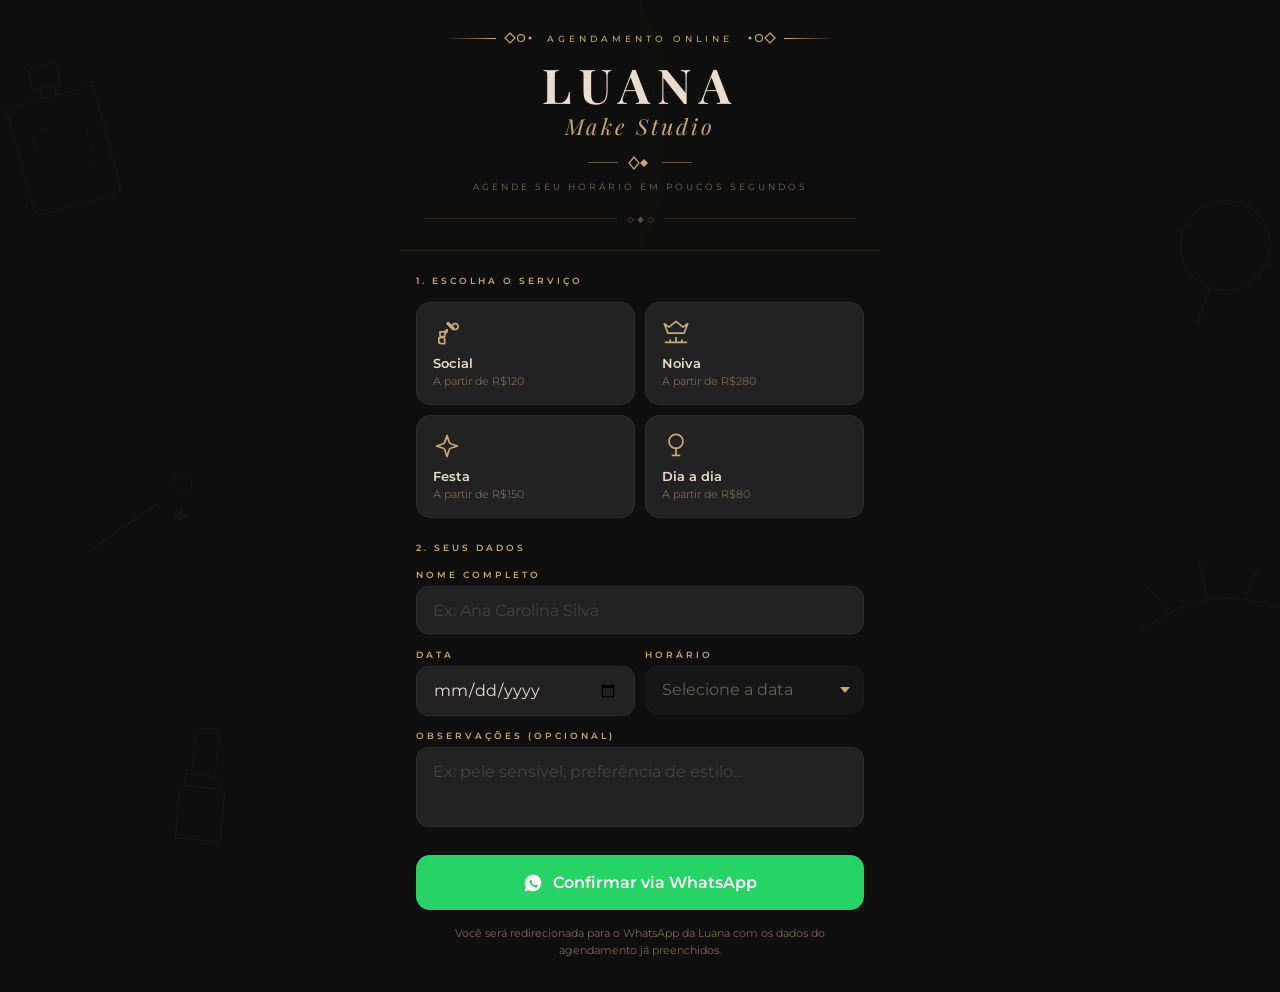
<file: index.html>
<!DOCTYPE html>
<html lang="pt-BR">
<head>
  <meta charset="UTF-8">
  <meta name="viewport" content="width=device-width, initial-scale=1.0, viewport-fit=cover">
  <title>Luana Make Studio - Agendamento Online</title>
  <link rel="preconnect" href="https://fonts.googleapis.com">
  <link rel="preconnect" href="https://fonts.gstatic.com" crossorigin>
  <link href="https://fonts.googleapis.com/css2?family=Montserrat:wght@300;400;500;600;700&family=Playfair+Display:ital,wght@0,400;0,600;0,700;1,400&display=swap" rel="stylesheet">
  <style>
    *, *::before, *::after { box-sizing: border-box; margin: 0; padding: 0; -webkit-tap-highlight-color: transparent; }

    :root {
      --gold: #c5a880;
      --gold-light: #d4bc96;
      --gold-dark: #a0845a;
      --bg: #0f0f0f;
      --bg2: #1a1a1a;
      --bg3: #222;
      --border: #2e2e2e;
      --text: #e8ddd0;
      --text-muted: #7a6a58;
      --white: #ffffff;
      --green: #25D366;
    }

    html { font-size: 16px; scroll-behavior: smooth; }

    body {
      font-family: 'Montserrat', sans-serif;
      background: var(--bg);
      color: var(--text);
      min-height: 100vh;
      padding-bottom: env(safe-area-inset-bottom, 0);
    }

    /* ── MARCAS D'ÁGUA ── */
    .bg-watermarks {
      position: fixed; inset: 0;
      pointer-events: none;
      overflow: hidden;
      z-index: 0;
    }
    .wm {
      position: absolute;
      color: var(--gold);
      opacity: 0.04;
    }
    .wm-1 { width: 180px; top: 5%; left: -30px; transform: rotate(-15deg); }
    .wm-2 { width: 160px; top: 20%; right: -20px; transform: rotate(20deg); }
    .wm-3 { width: 140px; top: 50%; left: 5%; transform: rotate(10deg); }
    .wm-4 { width: 200px; bottom: 20%; right: -30px; transform: rotate(-10deg); }
    .wm-5 { width: 150px; bottom: 5%; left: 10%; transform: rotate(5deg); }

    /* ── CONTAINER ── */
    .container {
      position: relative; z-index: 1;
      max-width: 480px;
      margin: 0 auto;
      padding: 0 0 2rem;
    }

    /* ── HEADER ── */
    header {
      background: var(--bg);
      text-align: center;
      padding: 2rem 1.5rem 1.5rem;
      position: relative;
      overflow: hidden;
      border-bottom: 1px solid rgba(197,168,128,0.15);
    }
    .header-diamond {
      position: absolute;
      top: 50%; left: 50%;
      transform: translate(-50%, -50%);
      width: 180px;
      opacity: 0.06;
      pointer-events: none;
    }
    .header-top {
      display: flex;
      align-items: center;
      justify-content: center;
      gap: 8px;
      margin-bottom: 1rem;
    }
    .decor-line {
      display: block;
      height: 1px;
      width: 50px;
      background: linear-gradient(90deg, transparent, var(--gold));
    }
    .decor-line.right { background: linear-gradient(90deg, var(--gold), transparent); }
    .decor-svg { width: 35px; flex-shrink: 0; }
    .header-tag {
      font-size: 9px;
      letter-spacing: 4px;
      color: var(--gold);
      font-weight: 500;
      white-space: nowrap;
    }
    .brand-title {
      font-family: 'Playfair Display', serif;
      font-size: 48px;
      font-weight: 700;
      letter-spacing: 8px;
      color: var(--text);
      line-height: 1;
    }
    .brand-subtitle {
      font-family: 'Playfair Display', serif;
      font-size: 22px;
      font-weight: 400;
      font-style: italic;
      letter-spacing: 3px;
      color: var(--gold);
      margin-top: 0.2rem;
    }
    .header-bottom {
      display: flex;
      align-items: center;
      justify-content: center;
      gap: 10px;
      margin: 0.9rem 0 0.7rem;
    }
    .decor-line-short {
      display: block; height: 1px; width: 30px;
      background: var(--gold); opacity: 0.5;
    }
    .decor-svg-bottom { width: 24px; }
    .cta-subtitle {
      font-size: 9px;
      letter-spacing: 3px;
      color: var(--text-muted);
      text-transform: uppercase;
    }
    .header-divider {
      display: flex; align-items: center; gap: 10px;
      margin-top: 1.2rem;
    }
    .header-divider .line { flex: 1; height: 1px; background: rgba(197,168,128,0.2); }
    .header-divider .symbol { font-size: 12px; color: var(--gold); opacity: 0.4; white-space: nowrap; }

    /* ── FORM ── */
    .booking-form { padding: 0 1rem; }

    .section { margin-top: 1.5rem; }
    .section-title {
      font-size: 9px;
      letter-spacing: 3px;
      color: var(--gold);
      font-weight: 600;
      margin-bottom: 1rem;
    }

    /* ── SERVIÇOS ── */
    .services-grid {
      display: grid;
      grid-template-columns: 1fr 1fr;
      gap: 10px;
    }
    .service-card {
      background: var(--bg3);
      border: 1px solid var(--border);
      border-radius: 14px;
      padding: 1rem;
      cursor: pointer;
      position: relative;
      transition: border-color 0.2s, background 0.2s;
      touch-action: manipulation;
      -webkit-user-select: none;
      user-select: none;
    }
    .service-card:active, .service-card.selected {
      border-color: var(--gold);
      background: #1c1810;
    }
    .select-indicator {
      position: absolute; top: 8px; right: 8px;
      width: 18px; height: 18px;
      border-radius: 50%;
      background: var(--gold);
      display: none;
      align-items: center;
      justify-content: center;
    }
    .service-card.selected .select-indicator { display: flex; }
    .select-indicator svg { width: 10px; color: #111; }
    .service-icon {
      width: 28px; height: 28px;
      margin-bottom: 8px;
      color: var(--gold);
    }
    .service-icon svg { width: 100%; height: 100%; }
    .service-name { font-size: 13px; font-weight: 600; color: var(--text); }
    .service-price { font-size: 11px; color: var(--text-muted); margin-top: 3px; }
    .err { font-size: 11px; color: #e07070; margin-top: 6px; display: none; }
    .err.show { display: block; }

    /* ── CAMPOS ── */
    .form-group { margin-top: 0.9rem; }
    .form-row { display: grid; grid-template-columns: 1fr 1fr; gap: 10px; }
    .form-label {
      display: block;
      font-size: 9px;
      letter-spacing: 3px;
      color: var(--gold);
      font-weight: 600;
      margin-bottom: 6px;
    }
    .form-input {
      width: 100%;
      padding: 0.85rem 1rem;
      background: var(--bg3);
      border: 1px solid var(--border);
      border-radius: 12px;
      color: var(--text);
      font-size: 16px; /* 16px evita zoom automático no iOS */
      font-family: 'Montserrat', sans-serif;
      outline: none;
      transition: border-color 0.2s;
      -webkit-appearance: none;
      appearance: none;
    }
    .form-input::placeholder { color: #444; }
    .form-input:focus { border-color: var(--gold); }
    .form-textarea { resize: none; height: 80px; }

    /* ── SELECT HORÁRIO — CORRIGIDO MOBILE ── */
    .select-wrapper {
      position: relative;
    }
    .select-wrapper::after {
      content: '';
      position: absolute;
      right: 14px;
      top: 50%;
      transform: translateY(-50%);
      width: 0; height: 0;
      border-left: 5px solid transparent;
      border-right: 5px solid transparent;
      border-top: 6px solid var(--gold);
      pointer-events: none;
    }
    .select-wrapper select {
      width: 100%;
      padding: 0.85rem 2.5rem 0.85rem 1rem;
      background: var(--bg3);
      border: 1px solid var(--border);
      border-radius: 12px;
      color: var(--text);
      font-size: 16px; /* evita zoom no iOS */
      font-family: 'Montserrat', sans-serif;
      outline: none;
      -webkit-appearance: none;
      -moz-appearance: none;
      appearance: none;
      cursor: pointer;
      touch-action: manipulation;
    }
    .select-wrapper select:focus { border-color: var(--gold); }
    .select-wrapper select option { background: #1a1a1a; color: var(--text); }
    .select-wrapper select:disabled { opacity: 0.4; cursor: not-allowed; }

    /* ── BOTÃO ── */
    .form-actions { margin-top: 1.5rem; }
    .submit-btn {
      display: flex;
      align-items: center;
      justify-content: center;
      gap: 10px;
      width: 100%;
      padding: 1.1rem;
      background: var(--green);
      color: #fff;
      border: none;
      border-radius: 14px;
      font-size: 16px;
      font-family: 'Montserrat', sans-serif;
      font-weight: 600;
      cursor: pointer;
      touch-action: manipulation;
      -webkit-appearance: none;
    }
    .submit-btn:active { background: #1fb85a; }
    .whatsapp-icon { width: 20px; height: 20px; flex-shrink: 0; }
    .disclaimer {
      text-align: center;
      font-size: 11px;
      color: var(--text-muted);
      margin-top: 0.9rem;
      line-height: 1.6;
    }

    /* ── TOAST ── */
    .toast {
      position: fixed;
      bottom: 1.5rem; left: 50%;
      transform: translateX(-50%) translateY(20px);
      background: #1e1e1e;
      border: 1px solid var(--gold);
      color: var(--text);
      padding: 0.75rem 1.25rem;
      border-radius: 10px;
      font-size: 13px;
      opacity: 0;
      pointer-events: none;
      transition: opacity 0.3s, transform 0.3s;
      z-index: 999;
      white-space: nowrap;
      max-width: 90vw;
    }
    .toast.show {
      opacity: 1;
      transform: translateX(-50%) translateY(0);
    }

    /* ── FOOTER ── */
    .footer { text-align: center; margin-top: 2rem; }
    .reset-btn {
      font-size: 11px;
      color: var(--text-muted);
      background: none;
      border: 1px solid var(--border);
      border-radius: 8px;
      padding: 0.5rem 1rem;
      cursor: pointer;
      font-family: 'Montserrat', sans-serif;
      touch-action: manipulation;
    }
    .reset-btn:active { color: var(--gold); border-color: var(--gold); }
      #wa-fallback:not([hidden]) { display: block; }
  </style>
</head>
<body>

<!-- Marcas d'água decorativas -->
<div class="bg-watermarks" aria-hidden="true">
  <!-- Perfume -->
  <svg class="wm wm-1" viewBox="0 0 100 100" fill="none" stroke="currentColor" stroke-width="0.8">
    <rect x="42" y="10" width="16" height="12" rx="2"/>
    <rect x="46" y="22" width="8" height="6"/>
    <path d="M25 28H75V85C75 88 72 90 69 90H31C28 90 25 88 25 85Z"/>
    <rect x="35" y="45" width="30" height="25" rx="1" stroke-dasharray="1.5 1.5"/>
  </svg>
  <!-- Espelho -->
  <svg class="wm wm-2" viewBox="0 0 100 100" fill="none" stroke="currentColor" stroke-width="0.8">
    <circle cx="50" cy="40" r="28"/>
    <path d="M50 68V92" stroke-width="1.5"/>
    <path d="M47 92H53" stroke-width="1.2"/>
  </svg>
  <!-- Pincel -->
  <svg class="wm wm-3" viewBox="0 0 100 100" fill="none" stroke="currentColor" stroke-width="0.8">
    <line x1="20" y1="80" x2="65" y2="35" stroke-width="1.5"/>
    <path d="M72 20C68 12 78 8 84 14C90 20 86 30 78 26Z"/>
    <path d="M82 35L84 39L88 41L84 43L82 47L80 43L76 41L80 39Z" fill="currentColor" stroke="none"/>
  </svg>
  <!-- Cílios -->
  <svg class="wm wm-4" viewBox="0 0 100 100" fill="none" stroke="currentColor" stroke-width="0.8">
    <path d="M15 50Q50 30 85 50"/>
    <line x1="30" y1="41" x2="22" y2="28"/>
    <line x1="50" y1="37" x2="50" y2="20"/>
    <line x1="70" y1="41" x2="78" y2="28"/>
  </svg>
  <!-- Batom -->
  <svg class="wm wm-5" viewBox="0 0 100 100" fill="none" stroke="currentColor" stroke-width="0.8">
    <rect x="35" y="55" width="30" height="35" rx="1"/>
    <rect x="38" y="47" width="24" height="8"/>
    <path d="M42 47V20C42 16 58 12 58 20V47Z"/>
  </svg>
</div>

<div class="container">
  <!-- Header -->
  <header>
    <!-- Diamante de fundo -->
    <svg class="header-diamond" viewBox="0 0 200 300" fill="none" aria-hidden="true">
      <polygon points="100,10 40,150 100,290" fill="url(#lgL)"/>
      <polygon points="100,10 160,150 100,290" fill="url(#lgR)"/>
      <path d="M100 10L160 150L100 290L40 150Z" stroke="rgba(197,168,128,0.2)" stroke-width="0.8"/>
      <line x1="100" y1="10" x2="100" y2="290" stroke="rgba(197,168,128,0.25)" stroke-width="0.8"/>
      <circle cx="115" cy="110" r="1.6" fill="#fff" opacity="0.5"/>
      <circle cx="95" cy="70" r="1.2" fill="#c5a880" opacity="0.4"/>
      <defs>
        <linearGradient id="lgL" x1="0" y1="0" x2="1" y2="0">
          <stop offset="0%" stop-color="rgba(110,85,55,0.05)"/>
          <stop offset="100%" stop-color="rgba(138,111,77,0.12)"/>
        </linearGradient>
        <linearGradient id="lgR" x1="0" y1="0" x2="1" y2="0">
          <stop offset="0%" stop-color="rgba(197,168,128,0.14)"/>
          <stop offset="100%" stop-color="rgba(165,136,100,0.07)"/>
        </linearGradient>
      </defs>
    </svg>

    <div class="header-top">
      <span class="decor-line"></span>
      <svg class="decor-svg" viewBox="0 0 35 12" fill="none">
        <path d="M6 1L11 6L6 11L1 6Z" stroke="#c5a880" stroke-width="1.2"/>
        <circle cx="17" cy="6" r="3.5" stroke="#c5a880" stroke-width="1.2"/>
        <circle cx="26" cy="6" r="1.5" fill="#c5a880"/>
      </svg>
      <span class="header-tag">AGENDAMENTO ONLINE</span>
      <svg class="decor-svg" viewBox="0 0 35 12" fill="none">
        <circle cx="9" cy="6" r="1.5" fill="#c5a880"/>
        <circle cx="18" cy="6" r="3.5" stroke="#c5a880" stroke-width="1.2"/>
        <path d="M29 1L34 6L29 11L24 6Z" stroke="#c5a880" stroke-width="1.2"/>
      </svg>
      <span class="decor-line right"></span>
    </div>

    <h1 class="brand-title">LUANA</h1>
    <h2 class="brand-subtitle">Make Studio</h2>

    <div class="header-bottom">
      <span class="decor-line-short"></span>
      <svg class="decor-svg-bottom" viewBox="0 0 24 14" fill="none">
        <path d="M6 1L11 7L6 13L1 7Z" stroke="#c5a880" stroke-width="1.2"/>
        <path d="M16 3L20 7L16 11L12 7Z" fill="#c5a880"/>
      </svg>
      <span class="decor-line-short"></span>
    </div>

    <p class="cta-subtitle">AGENDE SEU HORÁRIO EM POUCOS SEGUNDOS</p>

    <div class="header-divider">
      <span class="line"></span>
      <span class="symbol">◇ ◆ ◇</span>
      <span class="line"></span>
    </div>
  </header>

  <!-- Formulário -->
  <form id="booking-form" class="booking-form" novalidate>

    <!-- Serviços -->
    <section class="section">
      <h3 class="section-title">1. ESCOLHA O SERVIÇO</h3>
      <div class="services-grid">

        <div class="service-card" data-service="Maquiagem Social" data-price="120" tabindex="0">
          <div class="select-indicator">
            <svg viewBox="0 0 24 24" fill="none" stroke="currentColor" stroke-width="3"><polyline points="20 6 9 17 4 12"/></svg>
          </div>
          <div class="service-icon">
            <svg viewBox="0 0 24 24" fill="none" stroke="currentColor" stroke-width="1.5" stroke-linecap="round" stroke-linejoin="round">
              <path d="m18 8-1 1-5-5 1-1Z"/><path d="m12 9-2 2H6v3c0 .6.4 1 1 1h3v-2l2-2Z"/><path d="M9 16H5v3a2 2 0 0 0 2 2h3v-4Z"/><path d="M19 9a2.5 2.5 0 1 0 0-5 2.5 2.5 0 0 0 0 5Z"/>
            </svg>
          </div>
          <p class="service-name">Social</p>
          <p class="service-price">A partir de R$120</p>
        </div>

        <div class="service-card" data-service="Maquiagem de Noiva" data-price="280" tabindex="0">
          <div class="select-indicator">
            <svg viewBox="0 0 24 24" fill="none" stroke="currentColor" stroke-width="3"><polyline points="20 6 9 17 4 12"/></svg>
          </div>
          <div class="service-icon">
            <svg viewBox="0 0 24 24" fill="none" stroke="currentColor" stroke-width="1.5" stroke-linecap="round" stroke-linejoin="round">
              <path d="M2 4 5 12h14l3-8-4 3-6-5-6 5Z"/><path d="M3 20h18"/><path d="M12 20v-4"/><path d="M7 20v-2"/><path d="M17 20v-2"/>
            </svg>
          </div>
          <p class="service-name">Noiva</p>
          <p class="service-price">A partir de R$280</p>
        </div>

        <div class="service-card" data-service="Maquiagem Festa" data-price="150" tabindex="0">
          <div class="select-indicator">
            <svg viewBox="0 0 24 24" fill="none" stroke="currentColor" stroke-width="3"><polyline points="20 6 9 17 4 12"/></svg>
          </div>
          <div class="service-icon">
            <svg viewBox="0 0 24 24" fill="none" stroke="currentColor" stroke-width="1.5" stroke-linecap="round" stroke-linejoin="round">
              <path d="m12 3-1.912 5.813a2 2 0 0 1-1.275 1.275L3 12l5.813 1.912a2 2 0 0 1 1.275 1.275L12 21l1.912-5.813a2 2 0 0 1 1.275-1.275L21 12l-5.813-1.912a2 2 0 0 1-1.275-1.275Z"/>
            </svg>
          </div>
          <p class="service-name">Festa</p>
          <p class="service-price">A partir de R$150</p>
        </div>

        <div class="service-card" data-service="Maquiagem Dia a Dia" data-price="80" tabindex="0">
          <div class="select-indicator">
            <svg viewBox="0 0 24 24" fill="none" stroke="currentColor" stroke-width="3"><polyline points="20 6 9 17 4 12"/></svg>
          </div>
          <div class="service-icon">
            <svg viewBox="0 0 24 24" fill="none" stroke="currentColor" stroke-width="1.5" stroke-linecap="round" stroke-linejoin="round">
              <circle cx="12" cy="8" r="6"/><path d="M12 14v6"/><path d="M9 20h6"/>
            </svg>
          </div>
          <p class="service-name">Dia a dia</p>
          <p class="service-price">A partir de R$80</p>
        </div>

      </div>
      <input type="hidden" id="selected-service" name="service">
      <p class="err" id="err-service">Selecione um serviço para continuar.</p>
    </section>

    <!-- Dados -->
    <section class="section">
      <h3 class="section-title">2. SEUS DADOS</h3>

      <div class="form-group">
        <label for="name" class="form-label">NOME COMPLETO</label>
        <input type="text" id="name" name="name" class="form-input" placeholder="Ex: Ana Carolina Silva" autocomplete="name">
        <p class="err" id="err-name">Informe seu nome completo.</p>
      </div>

      <div class="form-row">
        <div class="form-group">
          <label for="date" class="form-label">DATA</label>
          <input type="date" id="date" name="date" class="form-input">
          <p class="err" id="err-date">Escolha uma data.</p>
        </div>
        <div class="form-group">
          <label for="time" class="form-label">HORÁRIO</label>
          <div class="select-wrapper">
            <select id="time" name="time" class="form-input" disabled>
              <option value="">Selecione a data</option>
            </select>
          </div>
          <p class="err" id="err-time">Escolha um horário.</p>
        </div>
      </div>

      <div class="form-group">
        <label for="notes" class="form-label">OBSERVAÇÕES (OPCIONAL)</label>
        <textarea id="notes" name="notes" class="form-input form-textarea" placeholder="Ex: pele sensível, preferência de estilo..."></textarea>
      </div>
    </section>

    <!-- Enviar -->
    <div class="form-actions">
      <button type="submit" class="submit-btn">
        <svg class="whatsapp-icon" viewBox="0 0 24 24" fill="currentColor">
          <path d="M12.012 2c-5.506 0-9.979 4.478-9.979 9.984 0 1.758.455 3.414 1.258 4.865L2 22l5.289-1.383c1.4.764 2.996 1.196 4.701 1.196 5.505 0 9.979-4.478 9.979-9.983 0-5.507-4.474-9.984-9.957-9.984zm5.748 14.127c-.244.689-1.218 1.253-1.677 1.297-.459.043-.919.223-2.923-.572-2.584-1.025-4.238-3.66-4.367-3.832-.128-.172-1.04-1.385-1.04-2.639 0-1.254.65-1.87.882-2.115.23-.245.503-.306.671-.306.168 0 .336.002.482.01.149.008.35-.057.548.423.2.487.683 1.666.744 1.787.06.121.101.263.02.424-.079.162-.12.263-.242.404-.122.141-.257.315-.367.423-.122.121-.25.253-.108.497.142.244.632 1.041 1.36 1.69.937.834 1.725 1.09 1.97 1.212.244.122.387.101.529-.062.142-.162.61-.71.773-.951.162-.244.325-.203.548-.121.223.081 1.414.667 1.657.789.244.122.406.182.465.283.06.101.06.586-.184 1.275z"/>
        </svg>
        <span>Confirmar via WhatsApp</span>
      </button>
      <p class="disclaimer">Você será redirecionada para o WhatsApp da Luana com os dados do agendamento já preenchidos.</p>
      <a id="wa-fallback" href="#" target="_blank" rel="noopener" hidden style="text-align:center;margin-top:12px;font-size:12px;color:var(--gold);text-decoration:underline;">Se o WhatsApp não abriu, toque aqui</a>
    </div>
  </form>

  <footer class="footer">
    <button id="reset-btn" class="reset-btn" type="button">Limpar horários reservados (teste)</button>
  </footer>
</div>

<!-- Toast -->
<div id="toast" class="toast"></div>

<script>
  // ── CONFIGURAÇÃO ──
  const WHATSAPP_NUMBER = '5562985796998'; // +55 62 98579-6998 (DDI + DDD + número)
  const HORARIOS = [
    '08:00','09:00','10:00','11:00','12:00','13:00','14:00',
    '15:00','16:00','17:00','18:00','19:00','20:00'
  ];

  // ── ESTADO ──
  // Cole aqui a URL do Google Apps Script para as reservas valerem para TODAS as pessoas.
  // Vazio = modo local (a reserva só aparece neste navegador).
  const API_URL = 'https://script.google.com/macros/s/AKfycbyDQd3A8nrsvgWtaoeZr701lHIk3I0xFjRYMMWu1BiLjE5HL060JyIpy1XJw4WyArjC/exec';
  let selectedService = '';
  let loadToken = 0;

  function getLocalBookings() {
    try { return JSON.parse(localStorage.getItem('lms_bookings') || '{}'); } catch { return {}; }
  }
  function saveLocalBooking(date, time) {
    const b = getLocalBookings();
    if (!b[date]) b[date] = [];
    if (!b[date].includes(time)) b[date].push(time);
    try { localStorage.setItem('lms_bookings', JSON.stringify(b)); } catch {}
  }

  async function fetchBooked(date) {
    if (!API_URL) return getLocalBookings()[date] || [];
    const res = await fetch(`${API_URL}?date=${encodeURIComponent(date)}`);
    const data = await res.json();
    return data.booked || [];
  }

  async function reserveSlot(payload) {
    if (!API_URL) { saveLocalBooking(payload.date, payload.time); return { ok: true }; }
    const res = await fetch(API_URL, {
      method: 'POST',
      headers: { 'Content-Type': 'text/plain;charset=utf-8' },
      body: JSON.stringify(payload)
    });
    return await res.json();
  }

  // ── TOAST ──
  function showToast(msg, dur = 3000) {
    const t = document.getElementById('toast');
    t.textContent = msg;
    t.classList.add('show');
    setTimeout(() => t.classList.remove('show'), dur);
  }

  // ── SERVIÇOS ──
  document.querySelectorAll('.service-card').forEach(card => {
    card.addEventListener('click', () => selectCard(card));
    card.addEventListener('keydown', e => { if (e.key === 'Enter' || e.key === ' ') { e.preventDefault(); selectCard(card); } });
  });
  function selectCard(card) {
    document.querySelectorAll('.service-card').forEach(c => c.classList.remove('selected'));
    card.classList.add('selected');
    selectedService = card.dataset.service;
    document.getElementById('selected-service').value = selectedService;
    document.getElementById('err-service').classList.remove('show');
  }

  // ── DATA ──
  const dateInput = document.getElementById('date');
  const timeSelect = document.getElementById('time');
  dateInput.min = new Date().toISOString().split('T')[0];
  dateInput.addEventListener('change', populateHorarios);

  async function populateHorarios() {
    const date = dateInput.value;
    const token = ++loadToken;
    if (!date) {
      timeSelect.disabled = true;
      timeSelect.innerHTML = '<option value="">Selecione a data</option>';
      return;
    }
    timeSelect.disabled = true;
    timeSelect.innerHTML = '<option value="">Carregando horários...</option>';

    let booked = [];
    try { booked = await fetchBooked(date); }
    catch (err) { showToast('Não foi possível verificar os horários agora. Tente novamente.', 4000); }
    if (token !== loadToken) return; // o usuário mudou a data enquanto carregava

    timeSelect.innerHTML = '';
    if (HORARIOS.every(h => booked.includes(h))) {
      timeSelect.innerHTML = '<option value="">Sem horários disponíveis</option>';
      showToast('Não há horários disponíveis nesta data.');
      return;
    }
    const placeholder = document.createElement('option');
    placeholder.value = ''; placeholder.textContent = 'Selecione';
    timeSelect.appendChild(placeholder);
    HORARIOS.forEach(h => {
      const opt = document.createElement('option');
      opt.value = h;
      if (booked.includes(h)) { opt.textContent = h + ' — reservado'; opt.disabled = true; }
      else { opt.textContent = h; }
      timeSelect.appendChild(opt);
    });
    timeSelect.disabled = false;
    document.getElementById('err-time').classList.remove('show');
  }

  // ── SUBMIT ──
  document.getElementById('booking-form').addEventListener('submit', async function(e) {
    e.preventDefault();
    let ok = true;

    if (!selectedService) { document.getElementById('err-service').classList.add('show'); ok = false; }
    const name = document.getElementById('name').value.trim();
    if (!name) { document.getElementById('err-name').classList.add('show'); ok = false; } else { document.getElementById('err-name').classList.remove('show'); }
    const date = dateInput.value;
    if (!date) { document.getElementById('err-date').classList.add('show'); ok = false; } else { document.getElementById('err-date').classList.remove('show'); }
    const time = timeSelect.value;
    if (!time) { document.getElementById('err-time').classList.add('show'); ok = false; } else { document.getElementById('err-time').classList.remove('show'); }

    if (!ok) return;

    const notes = document.getElementById('notes').value.trim();
    const btn = this.querySelector('.submit-btn');
    btn.disabled = true;

    // Abre a aba já no clique (o navegador só permite assim); o endereço do WhatsApp entra depois
    const waWin = window.open('', '_blank');

    // Reserva o horário na agenda compartilhada
    let result = { ok: true };
    try { result = await reserveSlot({ date, time, name, service: selectedService, notes }); }
    catch (err) { /* sem conexão com a agenda: segue para o WhatsApp mesmo assim */ }
    btn.disabled = false;

    if (result && result.ok === false && result.error === 'taken') {
      if (waWin) waWin.close();
      showToast('Esse horário acabou de ser reservado por outra pessoa. Escolha outro.', 4500);
      await populateHorarios();
      return;
    }

    const dateFmt = new Date(date + 'T12:00:00').toLocaleDateString('pt-BR');
    let msg = `Olá, Luana! Gostaria de agendar um horário 💄\n\n`;
    msg += `*Serviço:* ${selectedService}\n`;
    msg += `*Nome:* ${name}\n`;
    msg += `*Data:* ${dateFmt}\n`;
    msg += `*Horário:* ${time}h\n`;
    if (notes) msg += `*Observações:* ${notes}\n`;
    msg += `\nAguardo confirmação! 🙏`;

    const url = `https://wa.me/${WHATSAPP_NUMBER}?text=${encodeURIComponent(msg)}`;
    const fb = document.getElementById('wa-fallback');
    fb.href = url; fb.hidden = false;
    showToast('Abrindo o WhatsApp...', 3000);
    if (waWin) { waWin.location.href = url; }   // nova aba
    else { window.location.href = url; }        // pop-up bloqueado: abre nesta mesma aba
  });

  // ── RESET (só modo local) ──
  if (API_URL) {
    document.querySelector('.footer').style.display = 'none';
  } else {
    document.getElementById('reset-btn').addEventListener('click', () => {
      localStorage.removeItem('lms_bookings');
      populateHorarios();
      showToast('Horários limpos!');
    });
  }
</script>
</body>
</html>
</file>
